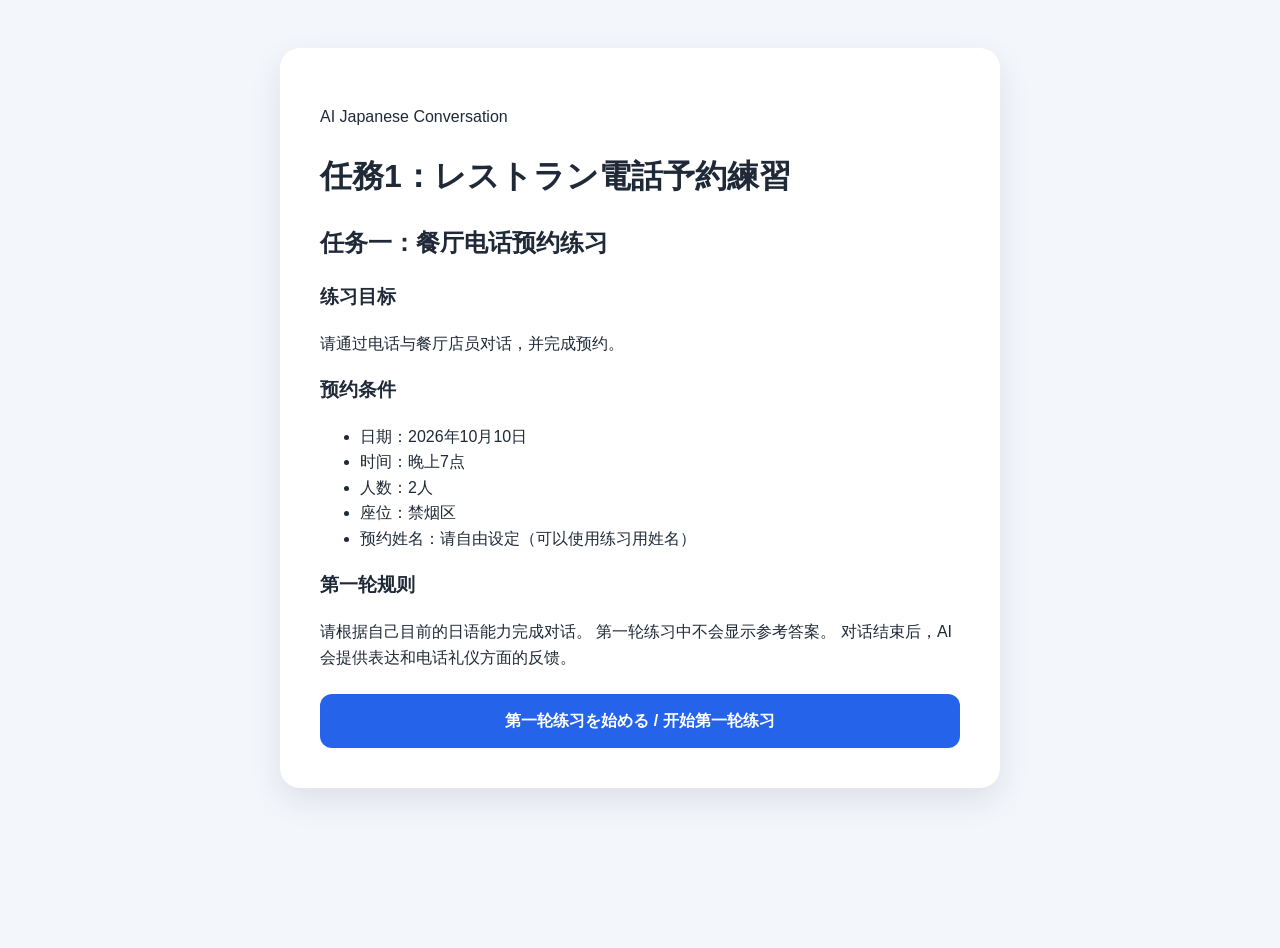
<file: index.html>
<!DOCTYPE html>
<html lang="zh-CN">

<head>
    <meta charset="UTF-8">
    <meta name="viewport" content="width=device-width, initial-scale=1.0">
    <title>餐厅电话预约练习</title>
    <link rel="stylesheet" href="styles.css">
</head>

<body>
    <main>
        <header>
            <p>AI Japanese Conversation</p>
            <h1>任務1：レストラン電話予約練習</h1>
            <h2>任务一：餐厅电话预约练习</h2>
        </header>
        <section>
            <h3>练习目标</h3>
            <p>请通过电话与餐厅店员对话，并完成预约。</p>
        </section>
        <section>
            <h3>预约条件</h3>
            <ul>
                <li>日期：2026年10月10日</li>
                <li>时间：晚上7点</li>
                <li>人数：2人</li>
                <li>座位：禁烟区</li>
                <li>预约姓名：请自由设定（可以使用练习用姓名）</li>
            </ul>
        </section>
        <section>
            <h3>第一轮规则</h3>
            <p>
                请根据自己目前的日语能力完成对话。
                第一轮练习中不会显示参考答案。
                对话结束后，AI 会提供表达和电话礼仪方面的反馈。
            </p>
        </section>
        <a class="start-button" href="practice.html">
            第一轮练习を始める / 开始第一轮练习
        </a>
    </main>
    <script src="practice.js"></script>
</body>

</html>
</file>
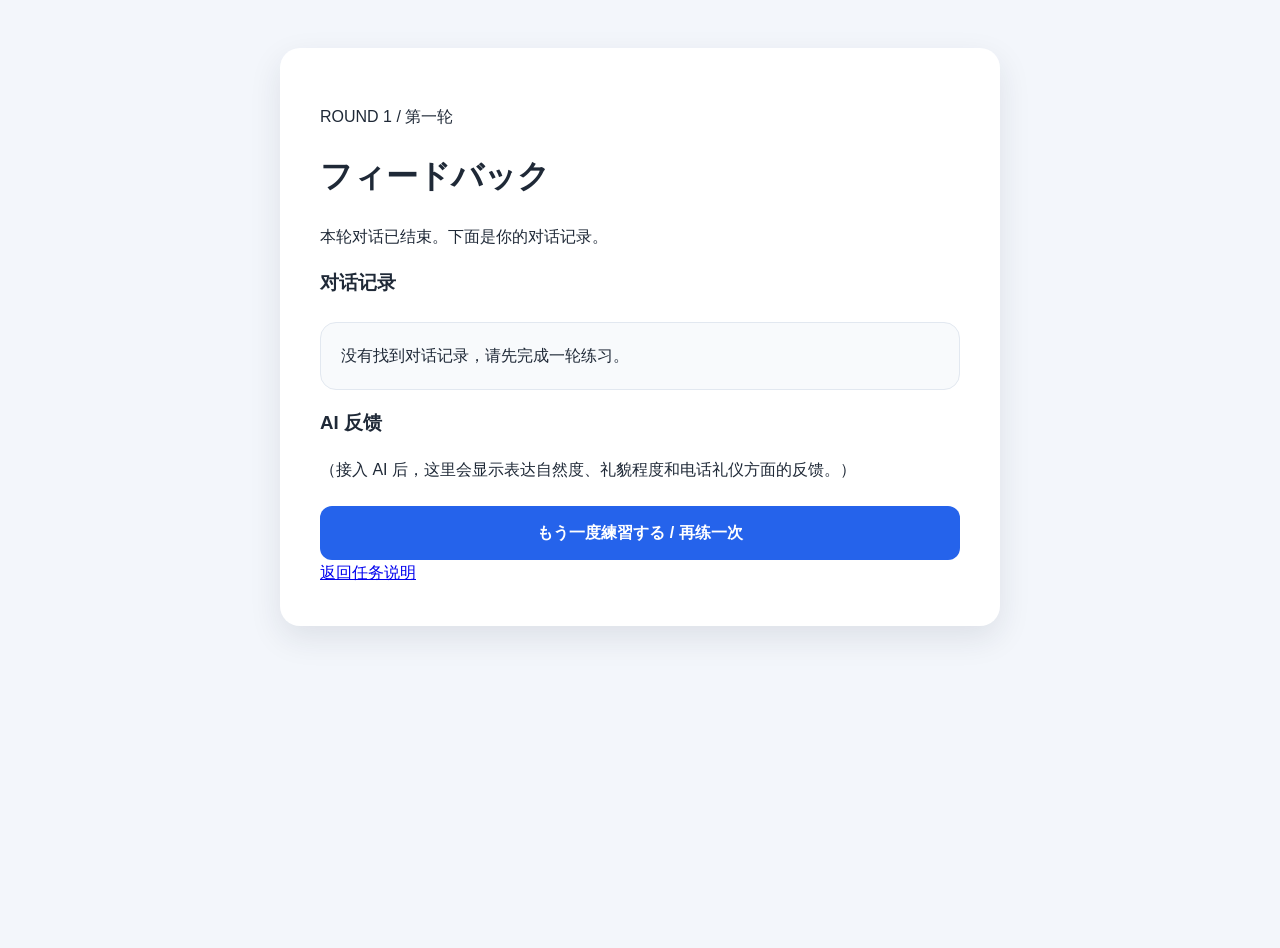
<file: feedback.html>
<!DOCTYPE html>
<html lang="zh-CN">

<head>
    <meta charset="UTF-8">
    <meta name="viewport" content="width=device-width, initial-scale=1.0">
    <title>第一轮反馈</title>
    <link rel="stylesheet" href="styles.css">
</head>

<body>
    <main>
        <header class="practice-header">
            <p class="round-label">ROUND 1 / 第一轮</p>
            <h1>フィードバック</h1>
            <p>本轮对话已结束。下面是你的对话记录。</p>
        </header>
        <section>
            <h3>对话记录</h3>
            <div class="chat-panel" aria-label="对话记录"></div>
        </section>
        <section class="feedback-panel">
            <h3>AI 反馈</h3>
            <p>（接入 AI 后，这里会显示表达自然度、礼貌程度和电话礼仪方面的反馈。）</p>
        </section>
        <a class="start-button" href="practice.html">もう一度練習する / 再练一次</a>
        <a class="secondary-link" href="index.html">返回任务说明</a>
    </main>
    <script src="feedback.js"></script>
</body>

</html>
</file>
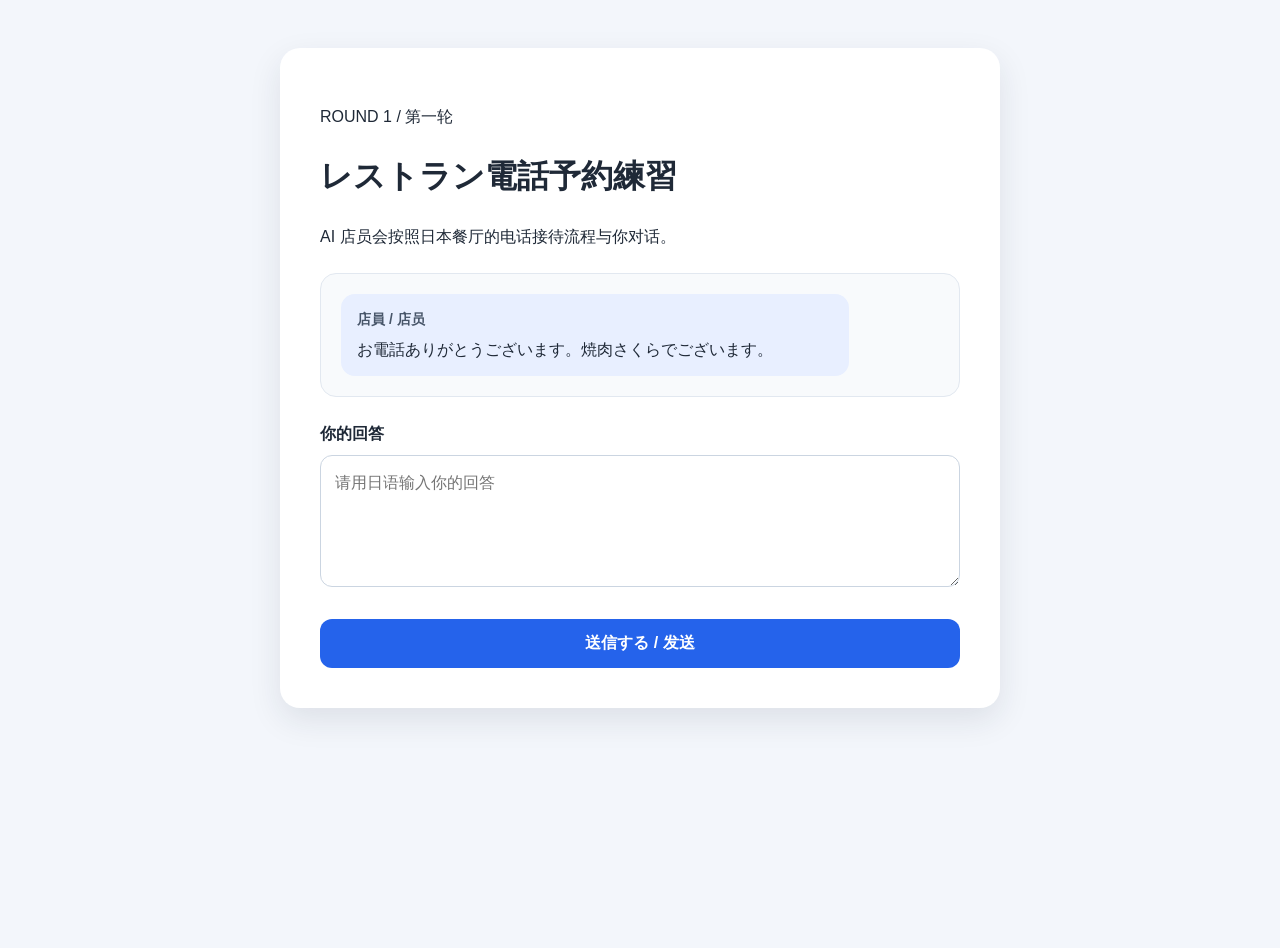
<file: practice.html>
<!DOCTYPE html>
<html lang="zh-CN">

<head>
    <meta charset="UTF-8">
    <meta name="viewport" content="width=device-width, initial-scale=1.0">
    <title>第一轮对话练习</title>
    <link rel="stylesheet" href="styles.css">
</head>

<body>
    <main>
        <header class="practice-header">
            <p class="round-label">ROUND 1 / 第一轮</p>
            <h1>レストラン電話予約練習</h1>
            <p>AI 店员会按照日本餐厅的电话接待流程与你对话。</p>
        </header>
        <section class="chat-panel" aria-label="第一轮对话">
            <div class="message employee-message">
                <p class="speaker">店員 / 店员</p>
                <p>お電話ありがとうございます。焼肉さくらでございます。</p>
            </div>
        </section>
        <form class="message-form">
            <label for="user-message">你的回答</label>
            <textarea id="user-message" name="userMessage" rows="4" placeholder="请用日语输入你的回答" required></textarea>

            <button type="submit">送信する / 发送</button>
        </form>

    </main>
    <script src="script.js"></script>
</body>

</html>
</file>
<file: styles.css>
* {
    box-sizing: border-box;
}

body {
    margin: 0;
    min-height: 100vh;
    font-family: -apple-system, BlinkMacSystemFont, "Segoe UI", "Noto Sans SC",
        "Noto Sans JP", sans-serif;
    line-height: 1.6;
    color: #1f2937;
    background-color: #f3f6fb;
}

main {
    width: min(720px, calc(100% - 32px));
    margin: 48px auto;
    padding: 40px;
    background-color: #ffffff;
    border-radius: 20px;
    box-shadow: 0 12px 32px rgba(31, 41, 55, 0.1);
}

button,
.start-button {
    display: block;
    text-align: center;
    text-decoration: none;
    width: 100%;
    margin-top: 24px;
    padding: 14px 20px;
    border: none;
    border-radius: 12px;
    color: #ffffff;
    background-color: #2563eb;
    font-size: 16px;
    font-weight: 700;
    cursor: pointer;
}

button:hover,
.start-button:hover {
    background-color: #1d4ed8;
}

.message-form {
    margin-top: 24px;
}

.message-form label {
    display: block;
    margin-bottom: 8px;
    font-weight: 700;
}

.message-form textarea {
    width: 100%;
    padding: 14px;
    border: 1px solid #cbd5e1;
    border-radius: 12px;
    font: inherit;
    resize: vertical;
}

.message-form textarea:focus {
    border-color: #2563eb;
    outline: 3px solid rgba(37, 99, 235, 0.15);
}

.chat-panel {
    margin-top: 24px;
    padding: 20px;
    border: 1px solid #e2e8f0;
    border-radius: 16px;
    background-color: #f8fafc;
}

.message {
    max-width: 85%;
    padding: 14px 16px;
    border-radius: 14px;
}

.employee-message {
    background-color: #e8efff;
}

.speaker {
    margin: 0 0 6px;
    color: #475569;
    font-size: 14px;
    font-weight: 700;
}

.message p:last-child {
    margin: 0;
}
.user-message {
  margin-top: 12px;
  margin-left: auto;
  color: #ffffff;
  background-color: #2563eb;
}

.user-message .speaker {
  color: #dbeafe;
}
button:disabled {
    background-color: #94a3b8;
    cursor: not-allowed;
}
</file>
